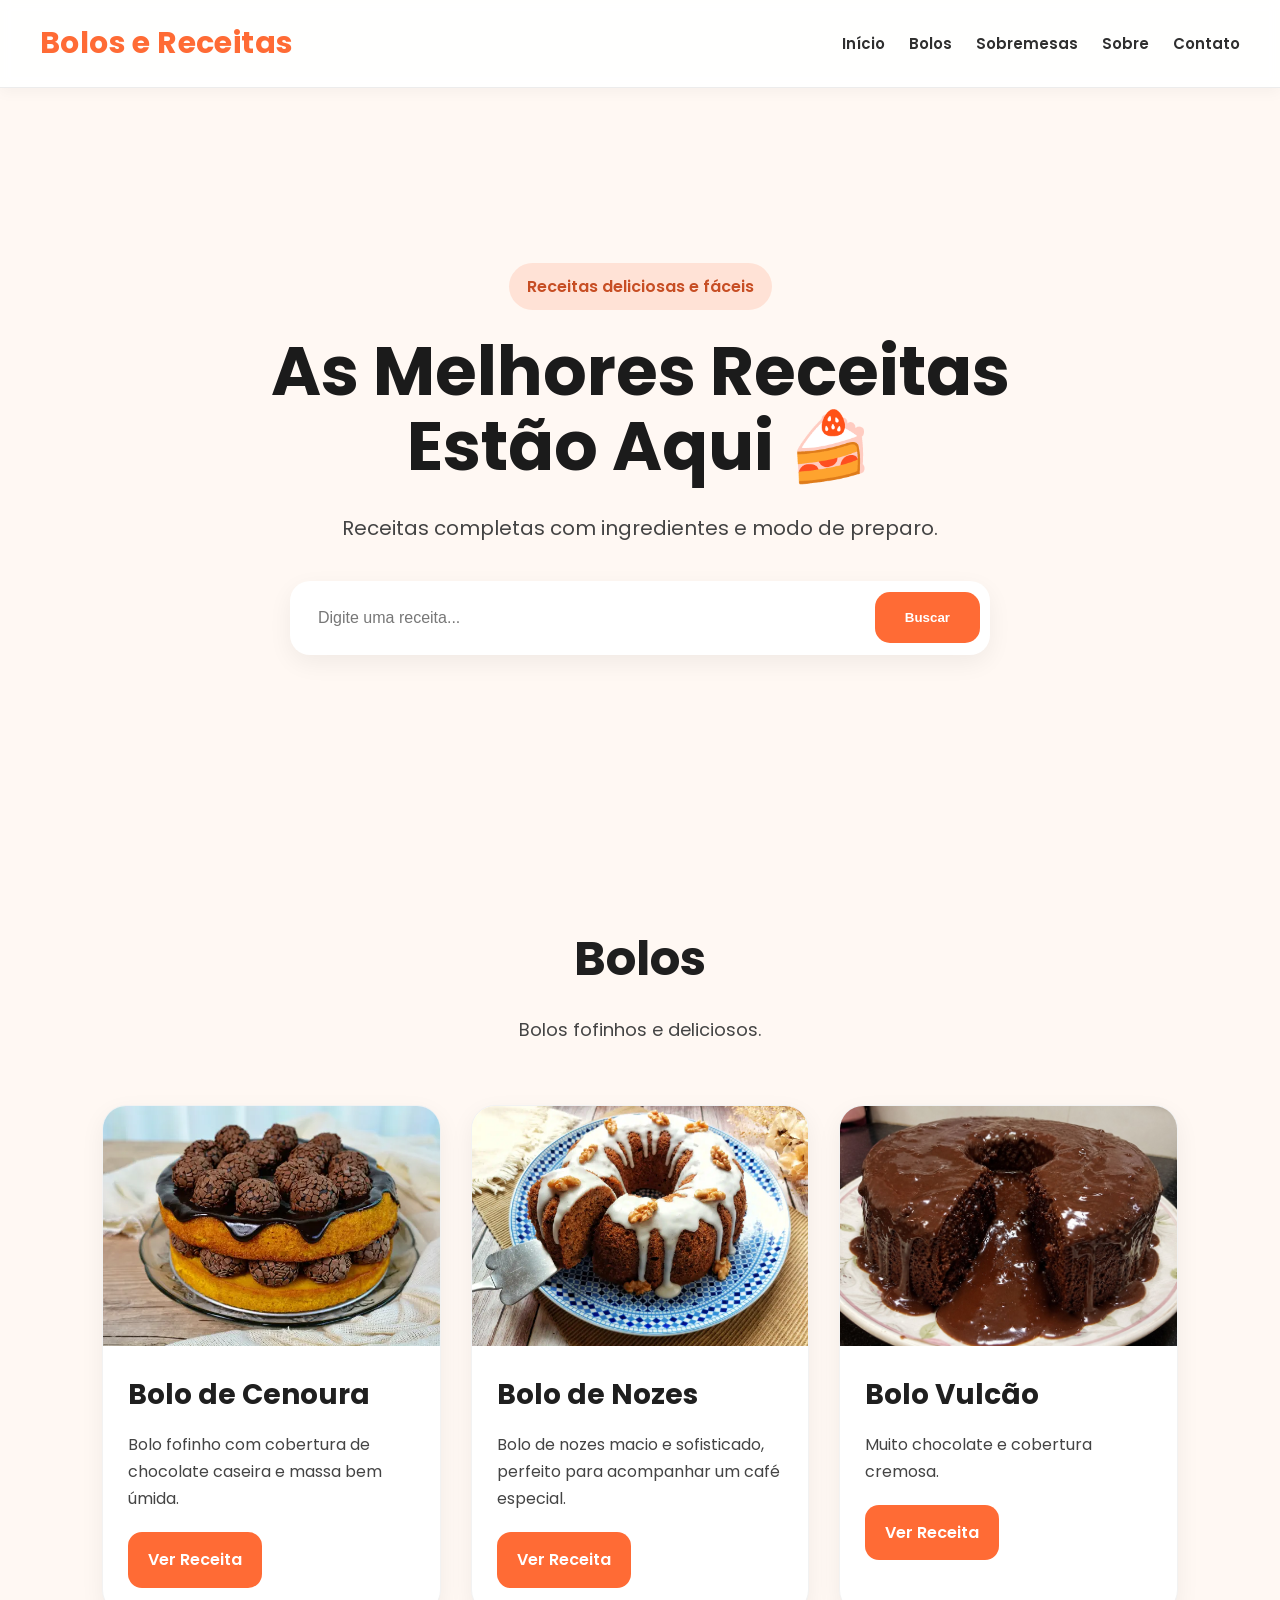
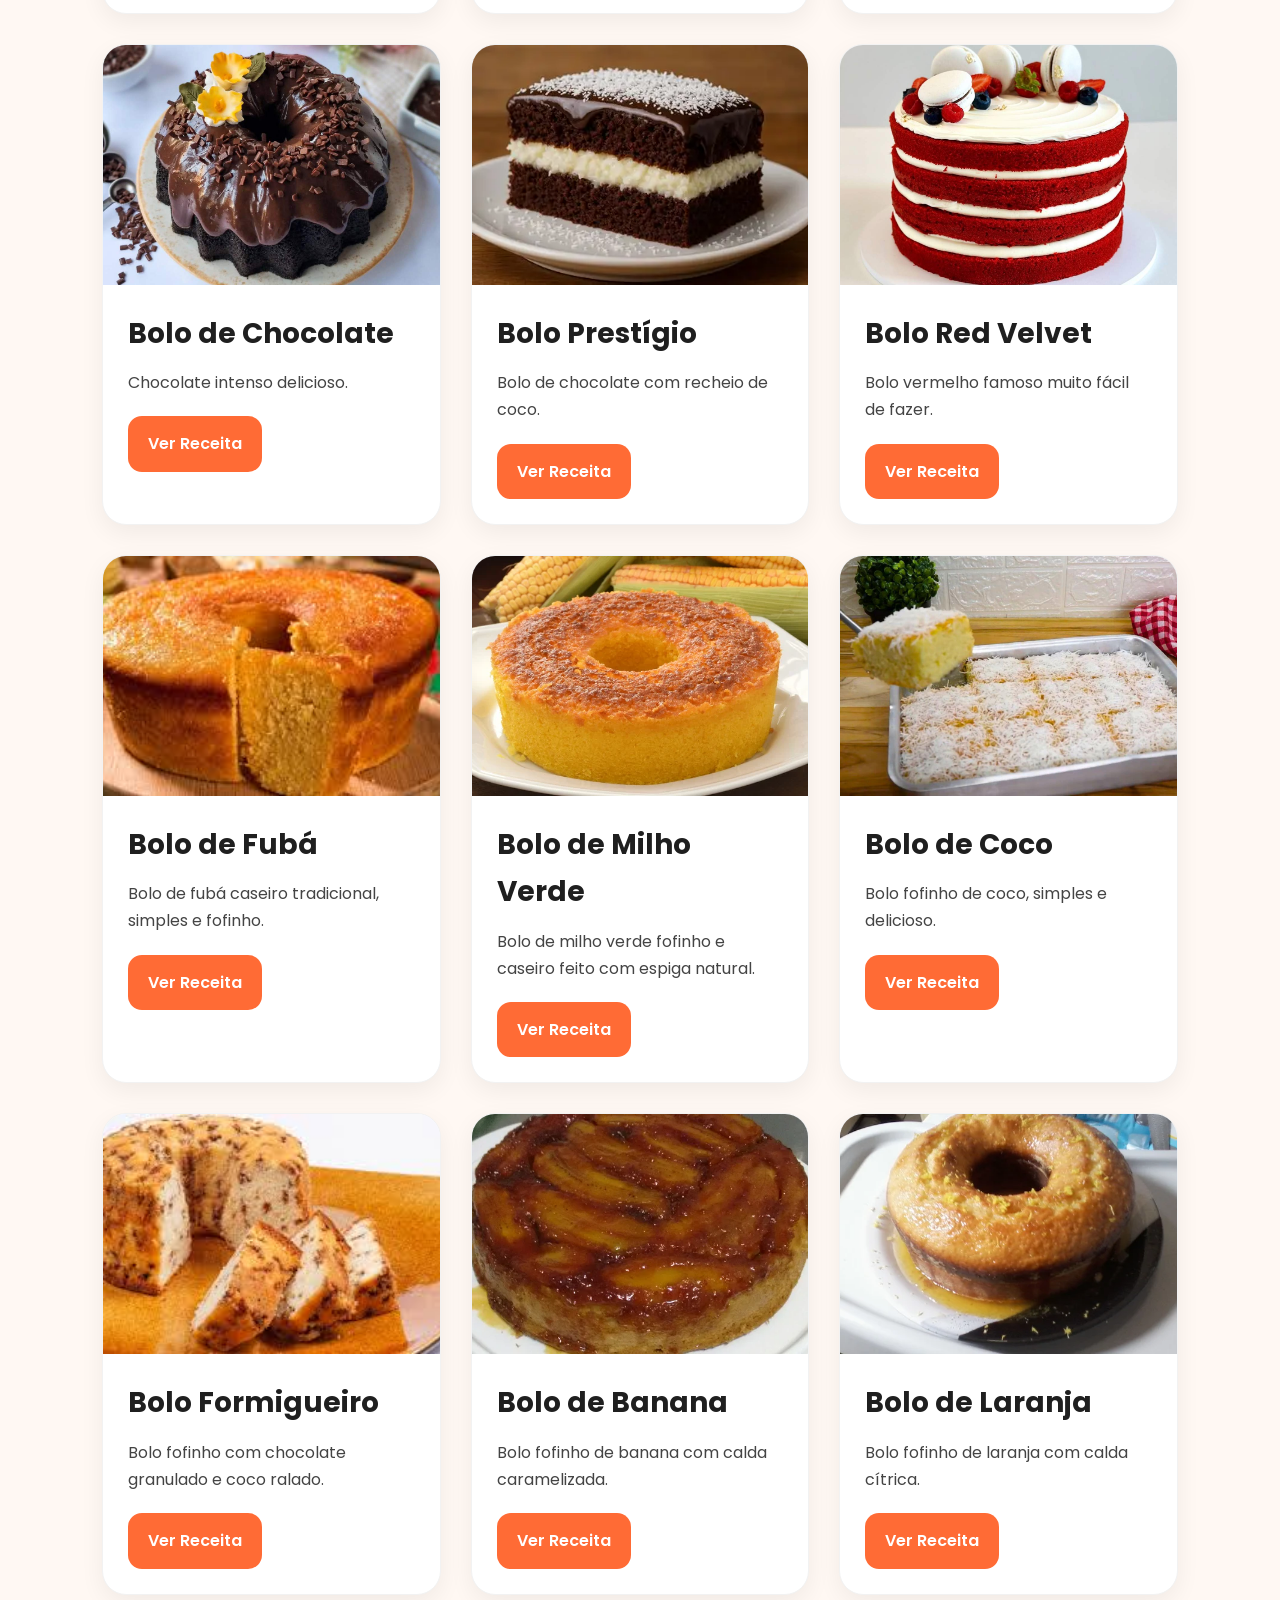
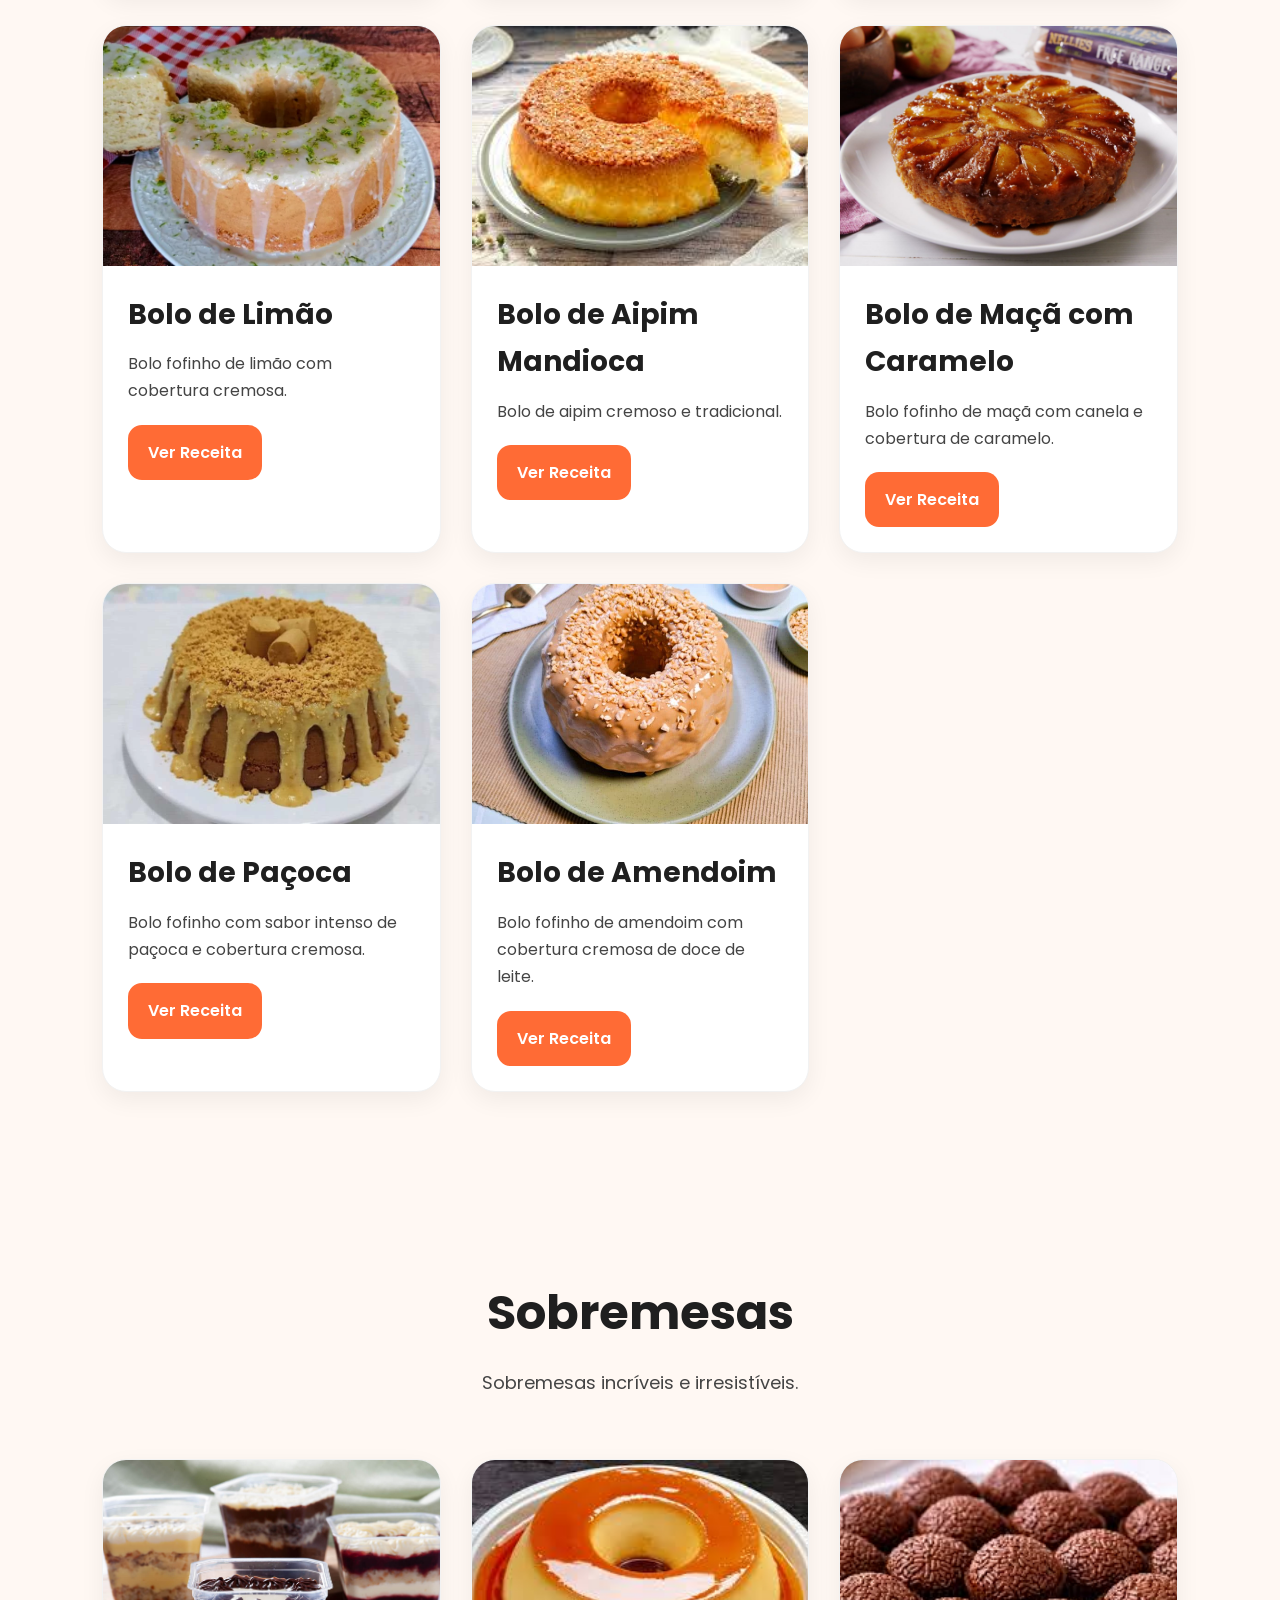
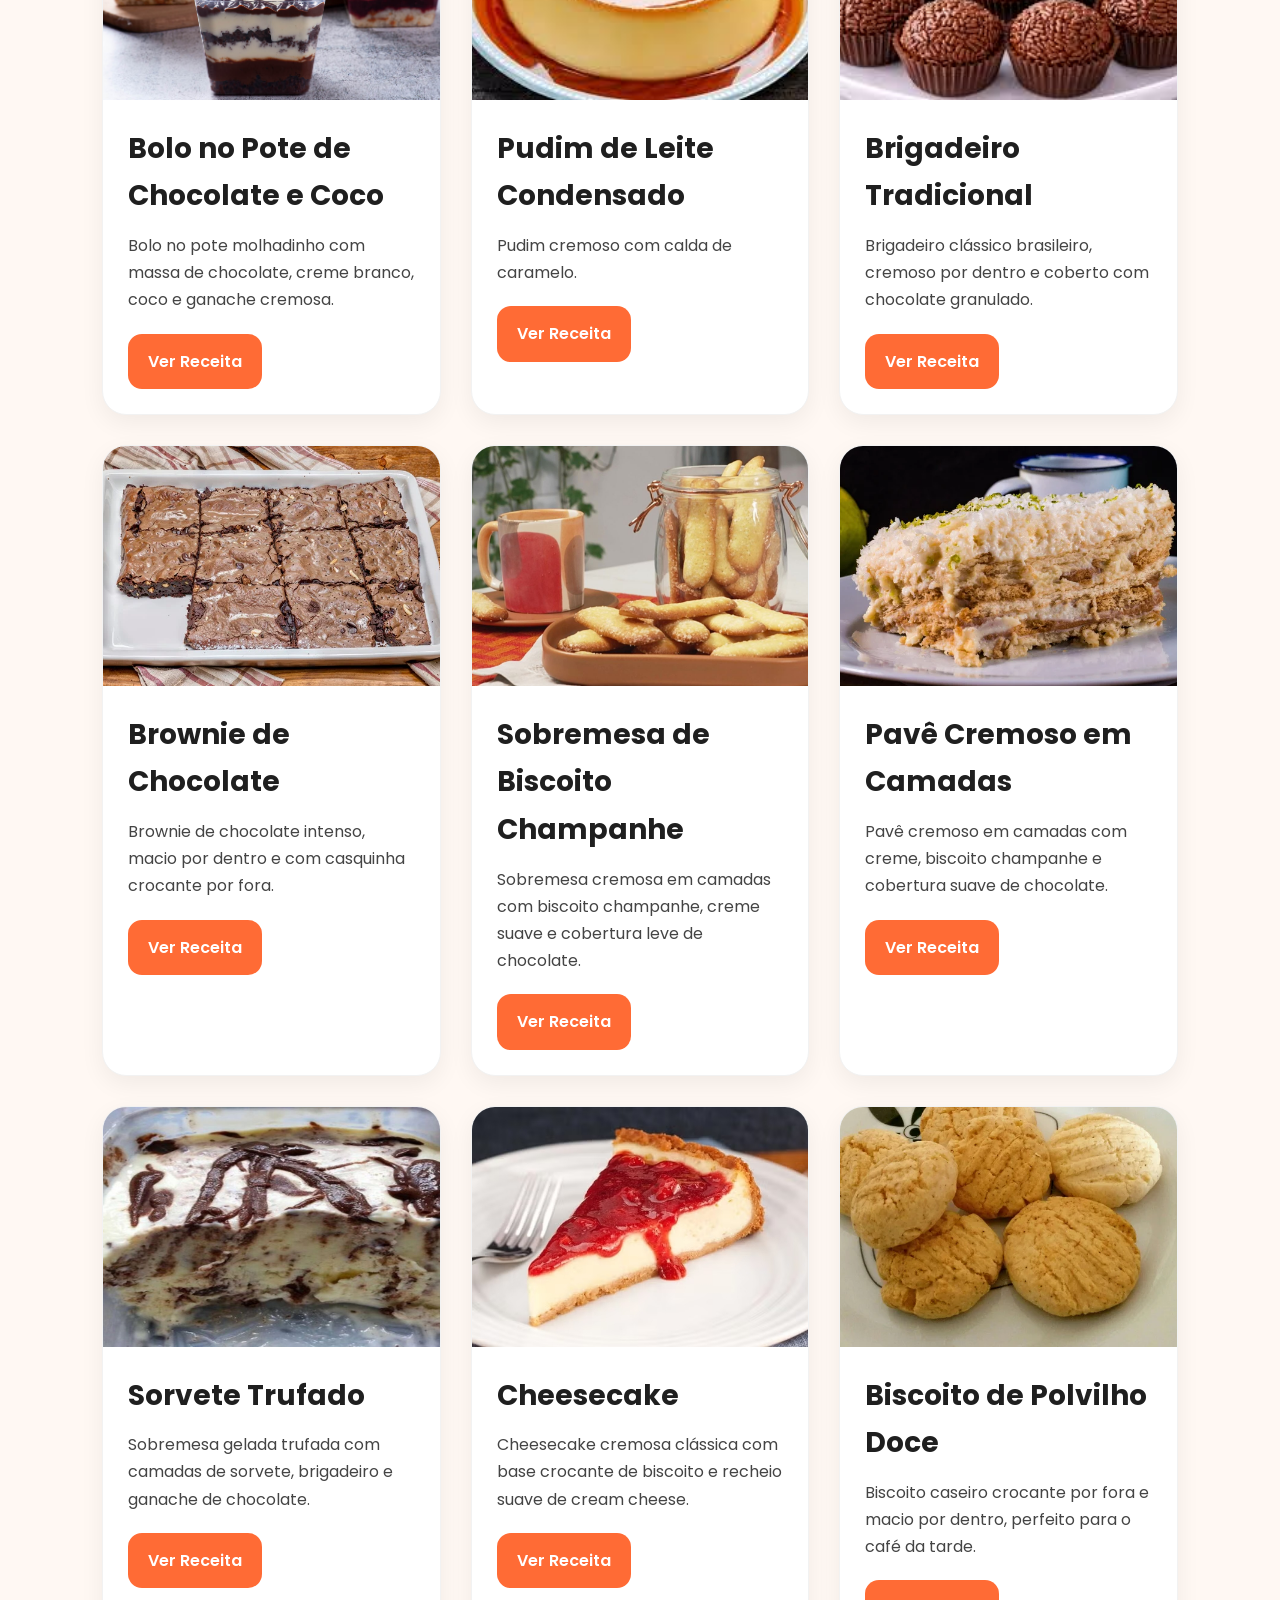
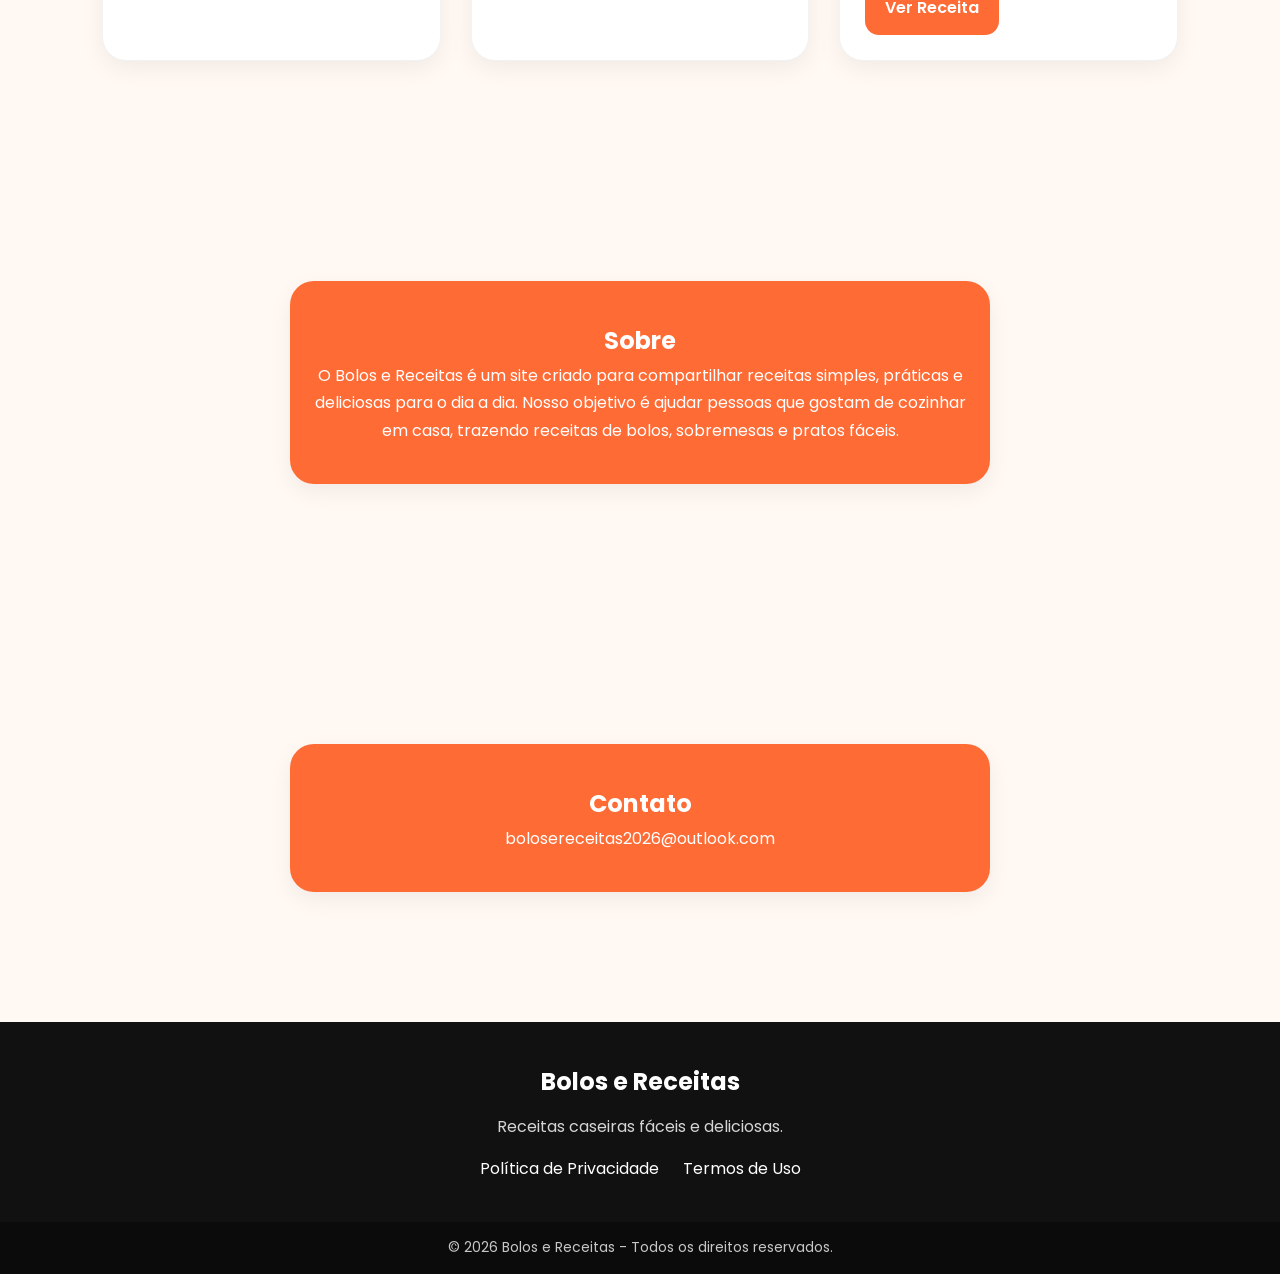
<file: index.html>
<!DOCTYPE html>
<html lang="pt-BR">

<head>

<meta charset="UTF-8">

<meta name="viewport"
content="width=device-width, initial-scale=1.0">

<title>Bolos e Receitas</title>

<meta name="description"
content="Receitas fáceis de bolos, sobremesas e comidas caseiras. Aprenda a cozinhar com passos simples.">

<meta name="robots"
content="index, follow">

<!-- PERFORMANCE -->

<link rel="preconnect"
href="https://fonts.googleapis.com">

<link rel="preconnect"
href="https://fonts.gstatic.com"
crossorigin>

<!-- FONTS -->

<link
href="https://fonts.googleapis.com/css2?family=Poppins:wght@400;600;700&display=swap"
rel="stylesheet">

<!-- CSS -->

<link rel="stylesheet"
href="./style.css">

<!-- PRELOAD HERO IMAGE -->

<link
rel="preload"
as="image"
href="./vulcao.webp">

<!-- OPEN GRAPH -->

<meta property="og:title"
content="Bolos e Receitas">

<meta property="og:description"
content="Receitas fáceis de bolos, sobremesas e comidas caseiras.">

<meta property="og:type"
content="website">

<meta property="og:image"
content="https://bolosereceitas.com/vulcao.webp">

<meta property="og:url"
content="https://bolosereceitas.com">

<!-- ADSENSE -->

<script async
src="https://pagead2.googlesyndication.com/pagead/js/adsbygoogle.js?client=ca-pub-3075990199340465"
crossorigin="anonymous"></script>

<meta name="google-adsense-account"
content="ca-pub-3075990199340465">

<!-- ICONS -->

<link rel="icon"
type="image/png"
sizes="512x512"
href="./android-chrome-512x512.png">

<link rel="icon"
type="image/png"
sizes="32x32"
href="./favicon-32x32.png">

<link rel="icon"
type="image/png"
sizes="16x16"
href="./favicon-16x16.png">

<link rel="icon"
href="./favicon.ico"
type="image/x-icon">

<link rel="apple-touch-icon"
href="./apple-touch-icon.png">

<meta name="theme-color"
content="#ffffff">

</head>

<body>

<!-- HEADER -->

<header>

<div class="logo">
Bolos e Receitas
</div>

<nav>

<a href="#inicio">
Início
</a>

<a href="#bolos">
Bolos
</a>

<a href="#sobremesas">
Sobremesas
</a>

<a href="#sobre">
Sobre
</a>

<a href="#contato">
Contato
</a>

</nav>

</header>

<!-- MAIN -->

<main>

<!-- HERO -->

<section class="hero" id="inicio">

<div class="hero-text">

<div class="tag">
Receitas deliciosas e fáceis
</div>

<h1>
As Melhores Receitas Estão Aqui 🍰
</h1>

<p>
Receitas completas com ingredientes e modo de preparo.
</p>

<!-- SEARCH -->

<div class="search-box">

<input
type="text"
id="searchInput"
placeholder="Digite uma receita..."
aria-label="Buscar receita">

<button id="searchBtn">
Buscar
</button>

</div>

</div>

</section>

<!-- BOLOS -->

<section class="section" id="bolos">

<div class="title">

<h2>
Bolos
</h2>

<p>
Bolos fofinhos e deliciosos.
</p>

</div>

<div class="recipes"
id="bolosContainer">
</div>

</section>

<!-- SOBREMESAS -->

<section class="section" id="sobremesas">

<div class="title">

<h2>
Sobremesas
</h2>

<p>
Sobremesas incríveis e irresistíveis.
</p>

</div>

<div class="recipes"
id="sobremesasContainer">
</div>

</section>

<!-- SOBRE -->

<section class="section"
id="sobre">

<div class="newsletter">

<h2>
Sobre
</h2>

<p>
O Bolos e Receitas é um site criado para compartilhar receitas simples,
práticas e deliciosas para o dia a dia.

Nosso objetivo é ajudar pessoas que gostam de cozinhar em casa,
trazendo receitas de bolos, sobremesas e pratos fáceis.
</p>

</div>

</section>

<!-- CONTATO -->

<section class="section"
id="contato">

<div class="newsletter">

<h2>
Contato
</h2>

<p>
bolosereceitas2026@outlook.com
</p>

</div>

</section>

</main>

<!-- FOOTER -->

<footer>

<h2>
Bolos e Receitas
</h2>

<p>
Receitas caseiras fáceis e deliciosas.
</p>

<a href="politica.html">
Política de Privacidade
</a>

<a href="termos.html">
Termos de Uso
</a>

</footer>

<!-- COPYRIGHT -->

<div class="copyright">

© 2026 Bolos e Receitas -
Todos os direitos reservados.

</div>

<!-- SCRIPT -->

<script>

let receitas = [];

const bolosContainer =
document.getElementById("bolosContainer");

const sobremesasContainer =
document.getElementById("sobremesasContainer");

const searchInput =
document.getElementById("searchInput");

const searchBtn =
document.getElementById("searchBtn");

/* =========================
   SALVAR POSIÇÃO
========================= */

function salvarScroll() {

  localStorage.setItem(
    "scrollPos",
    window.scrollY
  );

}

/* =========================
   HEADER SCROLL
========================= */

let lastScrollTop = 0;

window.addEventListener("scroll", () => {

  const header =
  document.querySelector("header");

  if (!header) return;

  const scrollTop =
    window.pageYOffset ||
    document.documentElement.scrollTop;

  if (
    scrollTop > lastScrollTop &&
    scrollTop > 80
  ) {

    header.classList.add("hide");

  } else {

    header.classList.remove("hide");

  }

  lastScrollTop =
    scrollTop <= 0 ? 0 : scrollTop;

});

/* =========================
   FETCH JSON
========================= */

fetch("./receitas.json")

.then(res => res.json())

.then(data => {

  receitas = data;

  render();

})

.catch(() => {

  bolosContainer.innerHTML = `
    <p>
      Erro ao carregar receitas.
    </p>
  `;

});

/* =========================
   RENDER
========================= */

function render() {

  bolosContainer.innerHTML = "";

  sobremesasContainer.innerHTML = "";

  receitas.forEach((item) => {

    const card = `

      <article
      class="recipe-card"
      data-name="${item.nome.toLowerCase()}">

        <img
          src="${item.imagem}"
          alt="${item.nome}"
          width="400"
          height="300"
          loading="lazy"
          decoding="async"
        >

        <div class="recipe-info">

          <h3>
            ${item.nome}
          </h3>

          <p>
            ${item.descricao}
          </p>

          <a
          href="receita.html?id=${item.id}"
          class="btn-receita"
          onclick="salvarScroll()">

            Ver Receita

          </a>

        </div>

      </article>

    `;

    if (item.categoria === "bolos") {

      bolosContainer.innerHTML += card;

    } else {

      sobremesasContainer.innerHTML += card;

    }

  });

}

/* =========================
   BUSCA
========================= */

function searchRecipe() {

  const value =
    searchInput.value.toLowerCase();

  const cards =
    document.querySelectorAll(
      ".recipe-card"
    );

  let found = false;

  cards.forEach(card => {

    const recipeName =
      card.dataset.name;

    if (
      recipeName.includes(value)
    ) {

      card.scrollIntoView({
        behavior:"smooth",
        block:"center"
      });

      card.style.border =
        "3px solid #ff6b35";

      found = true;

      setTimeout(() => {

        card.style.border = "none";

      }, 2000);

    }

  });

  if (!found && value !== "") {

    alert("Receita não encontrada!");

  }

}

searchBtn.addEventListener(
  "click",
  searchRecipe
);

searchInput.addEventListener(
  "keyup",
  (e) => {

    if (e.key === "Enter") {

      searchRecipe();

    }

});

/* =========================
   RESTAURAR SCROLL
========================= */

if ('scrollRestoration' in history) {

  history.scrollRestoration =
    'manual';

}

function restaurarScroll() {

  const pos =
    localStorage.getItem(
      "scrollPos"
    );

  if (pos !== null) {

    window.scrollTo(
      0,
      parseInt(pos)
    );

    localStorage.removeItem(
      "scrollPos"
    );

  }

}

window.addEventListener(
  "pageshow",
  restaurarScroll
);

</script>

</body>
</html>
</file>
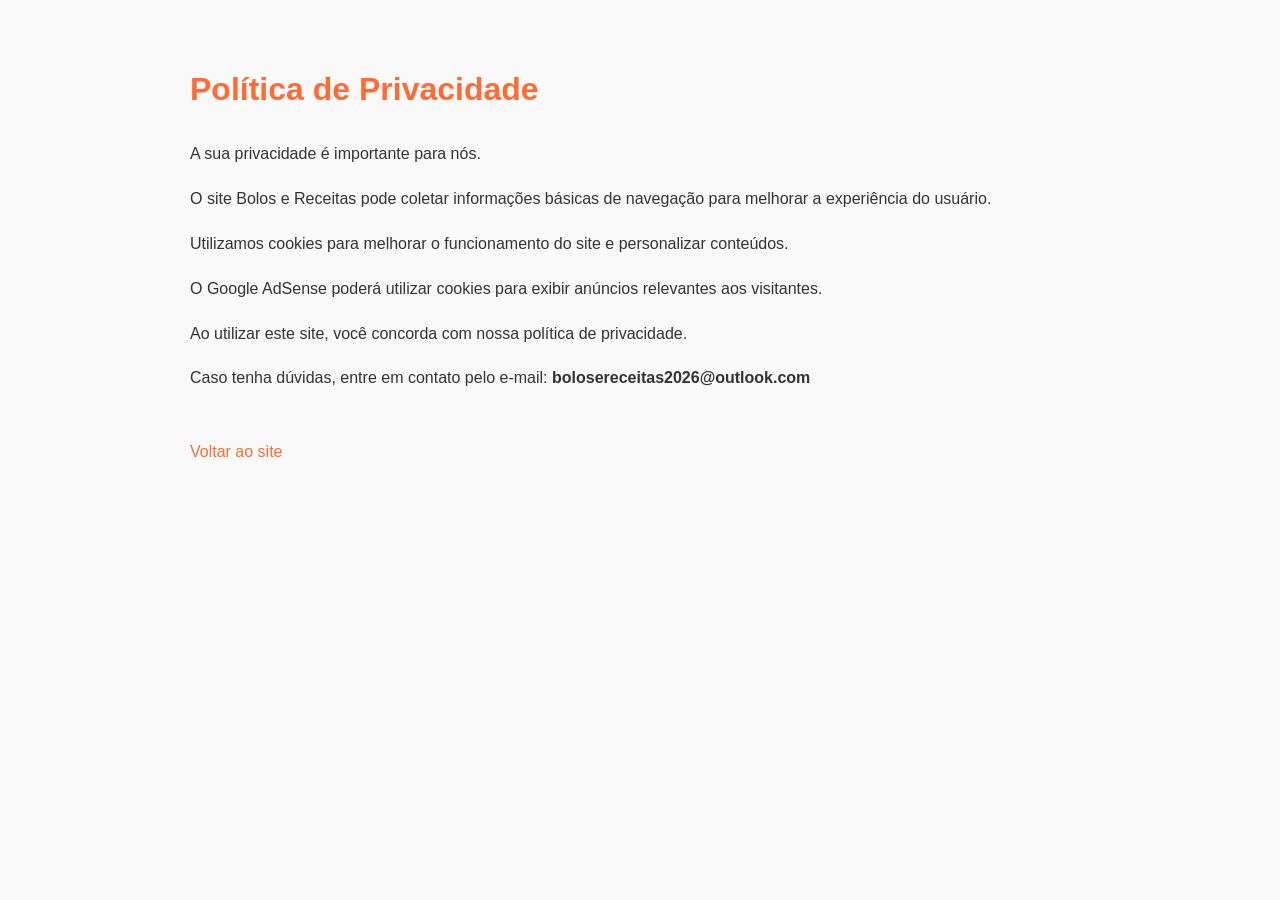
<file: politica.html>
<!DOCTYPE html>
<html lang="pt-BR">

<head>
<meta charset="UTF-8">
<meta name="viewport" content="width=device-width, initial-scale=1.0">

<title>Política de Privacidade</title>

<style>

body{
font-family:Arial,sans-serif;
max-width:900px;
margin:auto;
padding:40px;
line-height:1.8;
background:#f9f9f9;
color:#333;
}

h1{
color:#ff6b35;
}

a{
color:#ff6b35;
text-decoration:none;
}

</style>

</head>

<body>

<h1>Política de Privacidade</h1>

<p>
A sua privacidade é importante para nós.
</p>

<p>
O site Bolos e Receitas pode coletar informações básicas de navegação para melhorar a experiência do usuário.
</p>

<p>
Utilizamos cookies para melhorar o funcionamento do site e personalizar conteúdos.
</p>

<p>
O Google AdSense poderá utilizar cookies para exibir anúncios relevantes aos visitantes.
</p>

<p>
Ao utilizar este site, você concorda com nossa política de privacidade.
</p>

<p>
Caso tenha dúvidas, entre em contato pelo e-mail:
<b>bolosereceitas2026@outlook.com</b>
</p>

<br>

<a href="index.html">
Voltar ao site
</a>

</body>
</html>
</file>
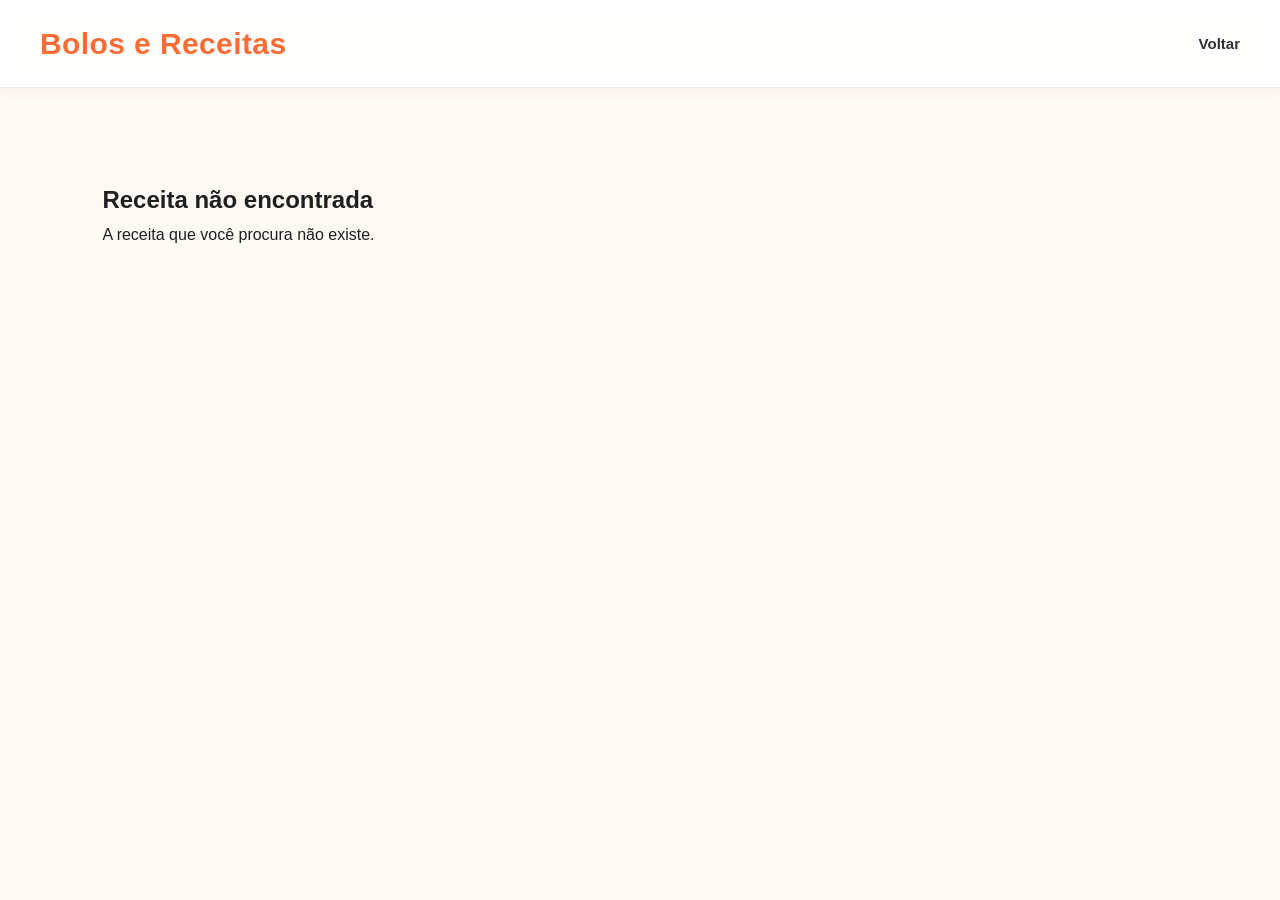
<file: receita.html>
<!DOCTYPE html>
<html lang="pt-BR">

<head>

<meta charset="UTF-8">
<meta name="viewport" content="width=device-width, initial-scale=1.0">

<title>Receita | Bolos e Receitas</title>

<meta name="description" content="Receitas completas de bolos e sobremesas.">
<meta name="robots" content="index, follow">

<link rel="stylesheet" href="./style.css">

</head>

<body>

<header>

<div class="logo">
Bolos e Receitas
</div>

<nav>
<a href="index.html">Voltar</a>
</nav>

</header>

<!-- MAIN -->
<main>

<section class="section">

<div id="receitaContainer"></div>

</section>

</main>

<script>

fetch("./receitas.json")
.then(res => res.json())
.then(receitas => {

  const params =
    new URLSearchParams(window.location.search);

  const id = params.get("id");

  const receita =
    receitas.find(r => r.id === id);

  /* RECEITA NÃO ENCONTRADA */

  if (!receita) {

    document.getElementById(
      "receitaContainer"
    ).innerHTML = `
      <h1>Receita não encontrada</h1>

      <p>
        A receita que você procura não existe.
      </p>
    `;

    return;
  }

  /* SEO DINÂMICO */

  document.title =
    receita.nome + " | Bolos e Receitas";

  document.querySelector(
    'meta[name="description"]'
  ).setAttribute(
    "content",
    receita.descricao
  );

  /* RENDER RECEITA */

  document.getElementById(
    "receitaContainer"
  ).innerHTML = `

    <article class="recipe-page">

      <img
        src="${receita.imagem}"
        alt="${receita.nome}"
        class="recipe-image"
      >

      <h1>
        ${receita.nome}
      </h1>

      <p>
        ${receita.descricao}
      </p>

      <div class="recipe-content">
        ${receita.receita}
      </div>

    </article>

  `;

})

.catch(() => {

  document.getElementById(
    "receitaContainer"
  ).innerHTML = `
    <h1>Erro ao carregar receita</h1>

    <p>
      Tente novamente mais tarde.
    </p>
  `;

});

</script>

</body>
</html>
</file>
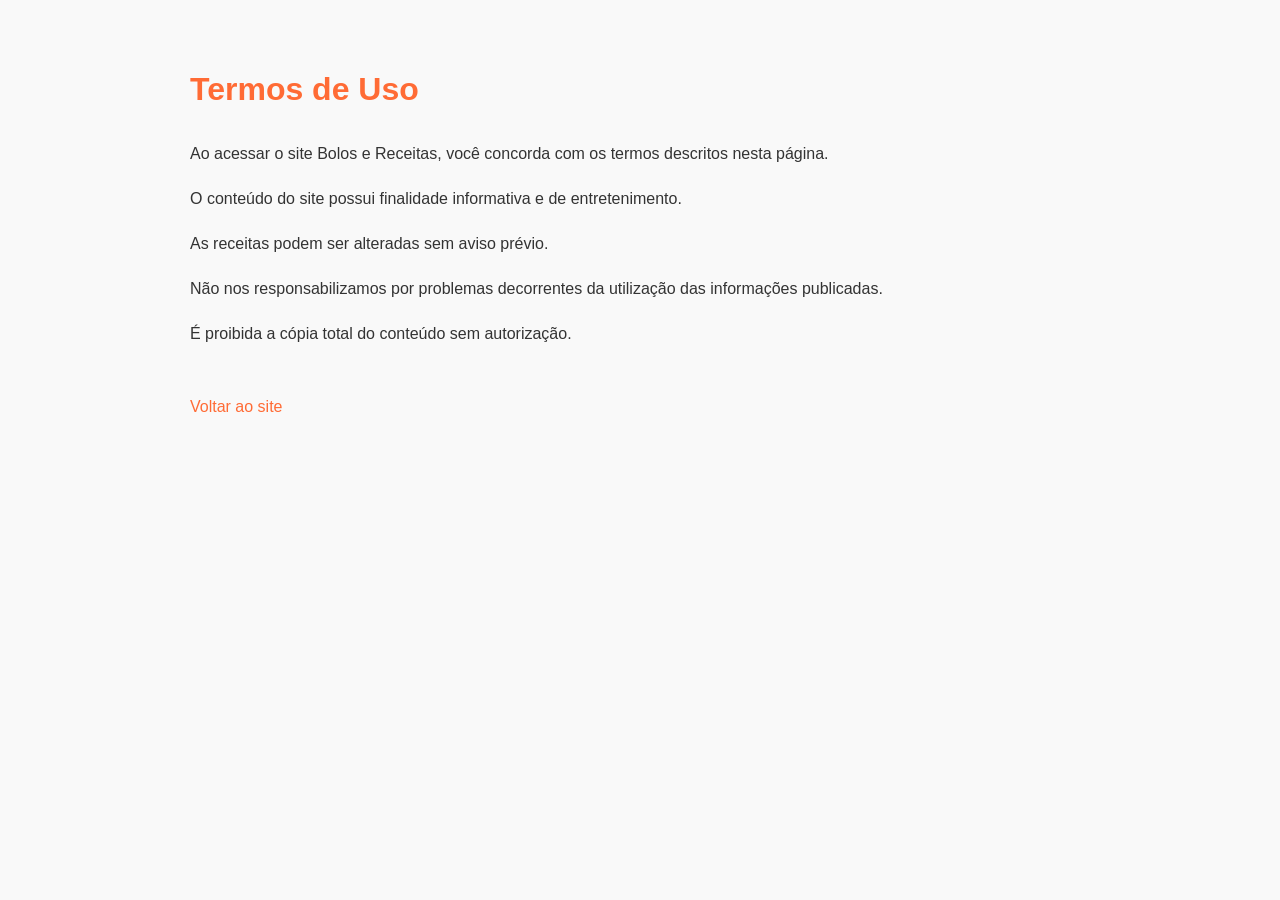
<file: termos.html>
<!DOCTYPE html>
<html lang="pt-BR">

<head>

<meta charset="UTF-8">
<meta name="viewport" content="width=device-width, initial-scale=1.0">

<title>Termos de Uso</title>

<style>

body{
font-family:Arial,sans-serif;
max-width:900px;
margin:auto;
padding:40px;
line-height:1.8;
background:#f9f9f9;
color:#333;
}

h1{
color:#ff6b35;
}

a{
color:#ff6b35;
text-decoration:none;
}

</style>

</head>

<body>

<h1>Termos de Uso</h1>

<p>
Ao acessar o site Bolos e Receitas, você concorda com os termos descritos nesta página.
</p>

<p>
O conteúdo do site possui finalidade informativa e de entretenimento.
</p>

<p>
As receitas podem ser alteradas sem aviso prévio.
</p>

<p>
Não nos responsabilizamos por problemas decorrentes da utilização das informações publicadas.
</p>

<p>
É proibida a cópia total do conteúdo sem autorização.
</p>

<br>

<a href="index.html">
Voltar ao site
</a>

</body>

</html>
</file>
<file: style.css>
*{
  margin:0;
  padding:0;
  box-sizing:border-box;
}

:root{

  --primary:#ff6b35;
  --primary-hover:#e85a2a;

  /* contraste melhor */
  --text:#1f1f1f;
  --text-light:#444;

  --bg:#fff8f3;
  --white:#ffffff;

  --border:#ececec;

  --shadow:
  0 8px 24px rgba(0,0,0,0.06);

  --radius:24px;

}

/* =========================
   BASE
========================= */

html{
  scroll-behavior:smooth;
}

body{

  font-family:'Poppins',sans-serif;

  background:var(--bg);

  color:var(--text);

  overflow-x:hidden;

  padding-top:90px;

  line-height:1.7;

  text-rendering:optimizeLegibility;

  -webkit-font-smoothing:antialiased;

}

/* melhora SEO/acessibilidade */

img{
  max-width:100%;
  height:auto;
}

a{
  color:inherit;
}

/* foco acessível */

a:focus,
button:focus,
input:focus{

  outline:3px solid rgba(255,107,53,.25);

  outline-offset:3px;

}

/* =========================
   HEADER
========================= */

header{

  width:100%;

  padding:18px 40px;

  position:fixed;

  top:0;
  left:0;

  z-index:1000;

  display:flex;

  justify-content:space-between;

  align-items:center;

  background:rgba(255,255,255,0.92);

  /* blur leve = mais performance */
  backdrop-filter:blur(6px);

  -webkit-backdrop-filter:blur(6px);

  border-bottom:1px solid var(--border);

  box-shadow:
  0 4px 14px rgba(0,0,0,0.04);

  transition:
  transform .35s ease,
  opacity .35s ease;

}

header.hide{

  transform:translateY(-120%);

  opacity:0;

  pointer-events:none;

}

/* =========================
   LOGO
========================= */

.logo{

  font-size:30px;

  font-weight:700;

  color:var(--primary);

  letter-spacing:.4px;

}

/* =========================
   NAV
========================= */

nav{

  display:flex;

  gap:24px;

  flex-wrap:wrap;

}

nav a{

  text-decoration:none;

  font-weight:600;

  font-size:15px;

  color:#2f2f2f;

  position:relative;

  transition:.25s ease;

}

nav a::after{

  content:"";

  position:absolute;

  left:0;

  bottom:-5px;

  width:0%;

  height:2px;

  background:var(--primary);

  transition:.25s ease;

}

nav a:hover{
  color:var(--primary);
}

nav a:hover::after{
  width:100%;
}

/* =========================
   HERO
========================= */

.hero{

  min-height:82vh;

  display:flex;

  justify-content:center;

  align-items:center;

  text-align:center;

  padding:80px 8%;

}

.hero-text{
  max-width:900px;
}

.tag{

  display:inline-block;

  background:#ffe2d6;

  color:#c74e24;

  padding:10px 18px;

  border-radius:999px;

  font-weight:600;

  margin-bottom:25px;

}

.hero-text h1{

  font-size:clamp(42px,7vw,68px);

  line-height:1.1;

  margin-bottom:25px;

  color:#1b1b1b;

}

.hero-text p{

  font-size:20px;

  color:var(--text-light);

  line-height:1.8;

  margin-bottom:35px;

}

/* =========================
   SEARCH
========================= */

.search-box{

  display:flex;

  align-items:center;

  background:var(--white);

  padding:10px;

  border-radius:20px;

  box-shadow:var(--shadow);

  max-width:700px;

  margin:auto;

}

.search-box input{

  flex:1;

  border:none;

  outline:none;

  padding:18px;

  font-size:16px;

  color:var(--text);

  background:transparent;

}

.search-box input::placeholder{
  color:#777;
}

.search-box button{

  border:none;

  background:var(--primary);

  color:var(--white);

  padding:18px 30px;

  border-radius:15px;

  cursor:pointer;

  font-weight:600;

  transition:
  background .2s ease,
  transform .2s ease;

}

.search-box button:hover{

  background:var(--primary-hover);

  transform:translateY(-1px);

}

/* =========================
   SECTION
========================= */

.section{
  padding:90px 8%;
}

.title{

  text-align:center;

  margin-bottom:60px;

}

.title h2{

  font-size:48px;

  margin-bottom:15px;

  color:#1f1f1f;

}

.title p{

  color:var(--text-light);

  font-size:18px;

}

/* =========================
   GRID
========================= */

.recipes{

  display:grid;

  grid-template-columns:
  repeat(auto-fit,minmax(280px,1fr));

  gap:30px;

}

/* =========================
   CARD
========================= */

.recipe-card{

  background:var(--white);

  border-radius:var(--radius);

  overflow:hidden;

  box-shadow:var(--shadow);

  border:1px solid #f2f2f2;

  transition:
  transform .25s ease,
  box-shadow .25s ease;

}

.recipe-card:hover{

  transform:translateY(-6px);

  box-shadow:
  0 14px 30px rgba(0,0,0,0.08);

}

.recipe-card img{

  width:100%;

  height:240px;

  object-fit:cover;

  display:block;

}

.recipe-info{
  padding:25px;
}

.recipe-info h3{

  font-size:28px;

  margin-bottom:12px;

  color:#1f1f1f;

}

.recipe-info p{

  color:var(--text-light);

  line-height:1.7;

  margin-bottom:20px;

}

/* =========================
   BUTTON
========================= */

.btn-receita{

  display:inline-block;

  padding:14px 20px;

  background:var(--primary);

  color:var(--white);

  text-decoration:none;

  border-radius:14px;

  font-weight:600;

  transition:
  transform .2s ease,
  opacity .2s ease;

}

.btn-receita:hover{

  opacity:.94;

  transform:translateY(-2px);

}

/* =========================
   RECIPE PAGE
========================= */

.recipe-page{

  max-width:900px;

  margin:auto;

  background:var(--white);

  padding:30px;

  border-radius:var(--radius);

  box-shadow:var(--shadow);

}

.recipe-image{

  width:100%;

  max-height:450px;

  object-fit:cover;

  border-radius:20px;

  margin-bottom:20px;

  display:block;

}

.recipe-content{

  margin-top:20px;

  line-height:1.9;

  color:#2f2f2f;

}

.recipe-content ul,
.recipe-content ol{

  padding-left:24px;

}

.recipe-content h2,
.recipe-content h3{

  margin-top:24px;

}

/* =========================
   NEWSLETTER
========================= */

.newsletter{

  background:var(--primary);

  color:var(--white);

  border-radius:var(--radius);

  padding:40px 24px;

  text-align:center;

  max-width:700px;

  margin:40px auto;

  box-shadow:var(--shadow);

}

.newsletter p{
  color:#fff;
}

/* =========================
   FOOTER
========================= */

footer{

  background:#111;

  color:#fff;

  text-align:center;

  padding:40px 20px;

}

footer h2{
  margin-bottom:10px;
}

footer p{

  margin-bottom:15px;

  color:#d5d5d5;

}

footer a{

  color:#fff;

  text-decoration:none;

  margin:0 10px;

}

footer a:hover{
  text-decoration:underline;
}

/* =========================
   COPYRIGHT
========================= */

.copyright{

  background:#0b0b0b;

  color:#c7c7c7;

  text-align:center;

  padding:14px;

  font-size:14px;

}

/* =========================
   MODAL
========================= */

.recipe-modal{

  display:none;

  position:fixed;

  inset:0;

  width:100%;
  height:100%;

  background:rgba(0,0,0,0.7);

  z-index:9999;

  justify-content:center;
  align-items:center;

  padding:20px;

}

.modal-content{

  background:var(--white);

  width:100%;

  max-width:750px;

  border-radius:var(--radius);

  padding:40px;

  position:relative;

  max-height:90vh;

  overflow-y:auto;

}

.close{

  position:absolute;

  top:20px;
  right:25px;

  font-size:35px;

  cursor:pointer;

}

/* =========================
   SCROLLBAR
========================= */

::-webkit-scrollbar{
  width:8px;
}

::-webkit-scrollbar-track{
  background:#f1f1f1;
}

::-webkit-scrollbar-thumb{

  background:var(--primary);

  border-radius:10px;

}

::-webkit-scrollbar-thumb:hover{
  background:var(--primary-hover);
}

/* =========================
   RESPONSIVO
========================= */

@media(max-width:900px){

  body{
    padding-top:115px;
  }

  header{

    flex-direction:column;

    gap:15px;

    padding:18px 20px;

  }

  nav{

    justify-content:center;

    gap:18px;

  }

  .hero{

    min-height:auto;

    padding:60px 6%;

  }

  .hero-text h1{
    font-size:42px;
  }

  .hero-text p{
    font-size:18px;
  }

  .search-box{

    flex-direction:column;

    gap:10px;

  }

  .search-box button{
    width:100%;
  }

  .title h2{
    font-size:36px;
  }

  .recipe-info h3{
    font-size:24px;
  }

  .modal-content{
    padding:25px;
  }

  .recipe-page{
    padding:20px;
  }

}

/* reduz animações para acessibilidade */

@media(prefers-reduced-motion:reduce){

  *{
    scroll-behavior:auto !important;
    transition:none !important;
  }

}
</file>
